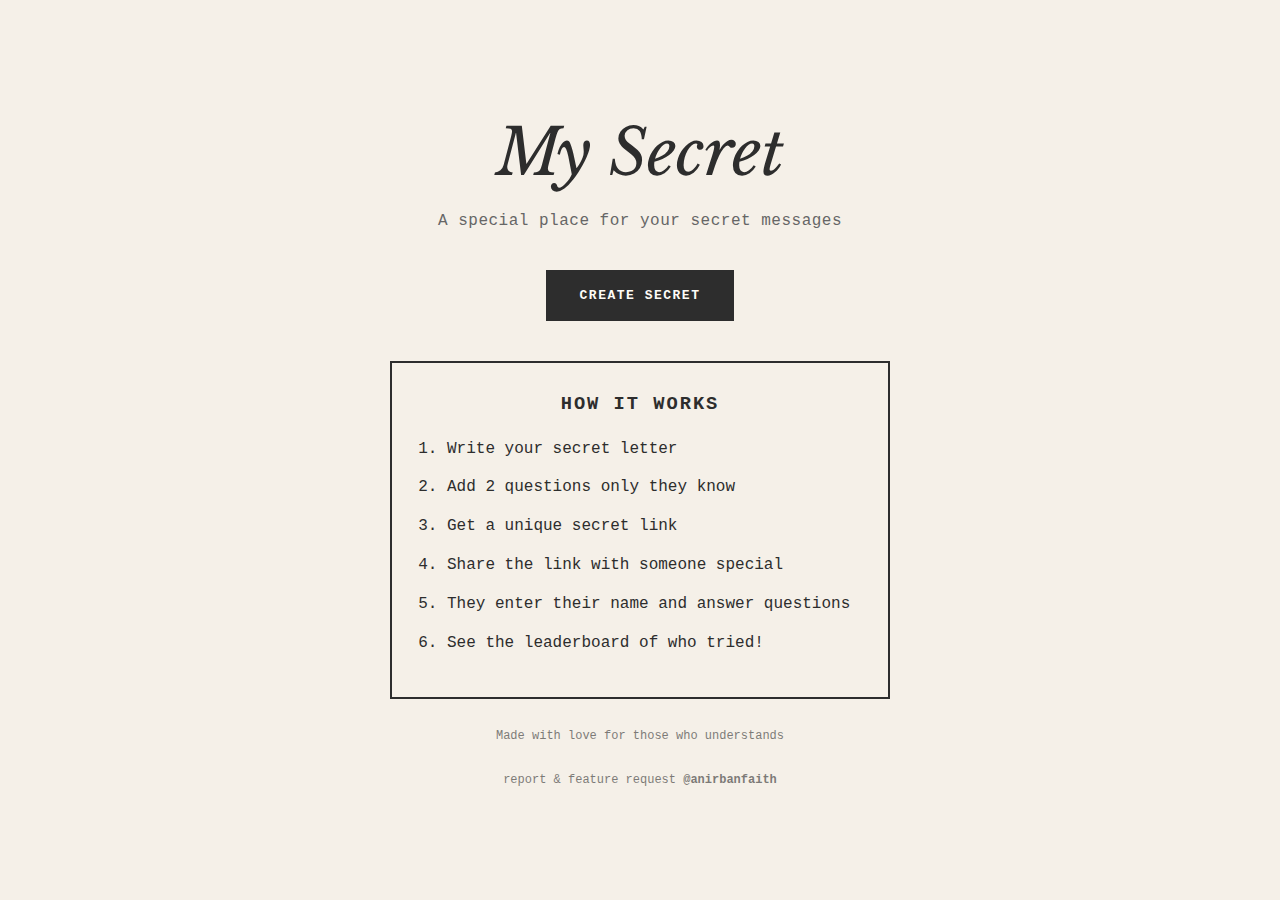
<file: static/index.html>
<!DOCTYPE html>
<html lang="en">
<head>
    <meta charset="UTF-8">
    <meta name="viewport" content="width=device-width, initial-scale=1.0">
    <title>My Secret</title>
    <link rel="stylesheet" href="/static/style.css">
</head>
<body>
    <div class="container">
        <div class="logo-text">My Secret</div>

        <p class="subtitle">A special place for your secret messages</p>

        <div class="btn-group">
            <a href="/create" class="btn">Create Secret</a>
        </div>

        <div class="info-box">
            <h3>How it works</h3>
            <ol>
                <li>Write your secret letter</li>
                <li>Add 2 questions only they know</li>
                <li>Get a unique secret link</li>
                <li>Share the link with someone special</li>
                <li>They enter their name and answer questions</li>
                <li>See the leaderboard of who tried!</li>
            </ol>
        </div>

        <div style="text-align: center; margin-top: 30px; font-size: 12px; opacity: 0.6;">
            <p>Made with love for those who understands</p>
        </div>

        <div style="text-align: center; margin-top: 30px; font-size: 12px; opacity: 0.6;">
            <p>report & feature request <strong><a href="https://x.com/anirban_faith">@anirbanfaith</a></strong></p>
        </div>
    </div>
</body>
</html>
</file>
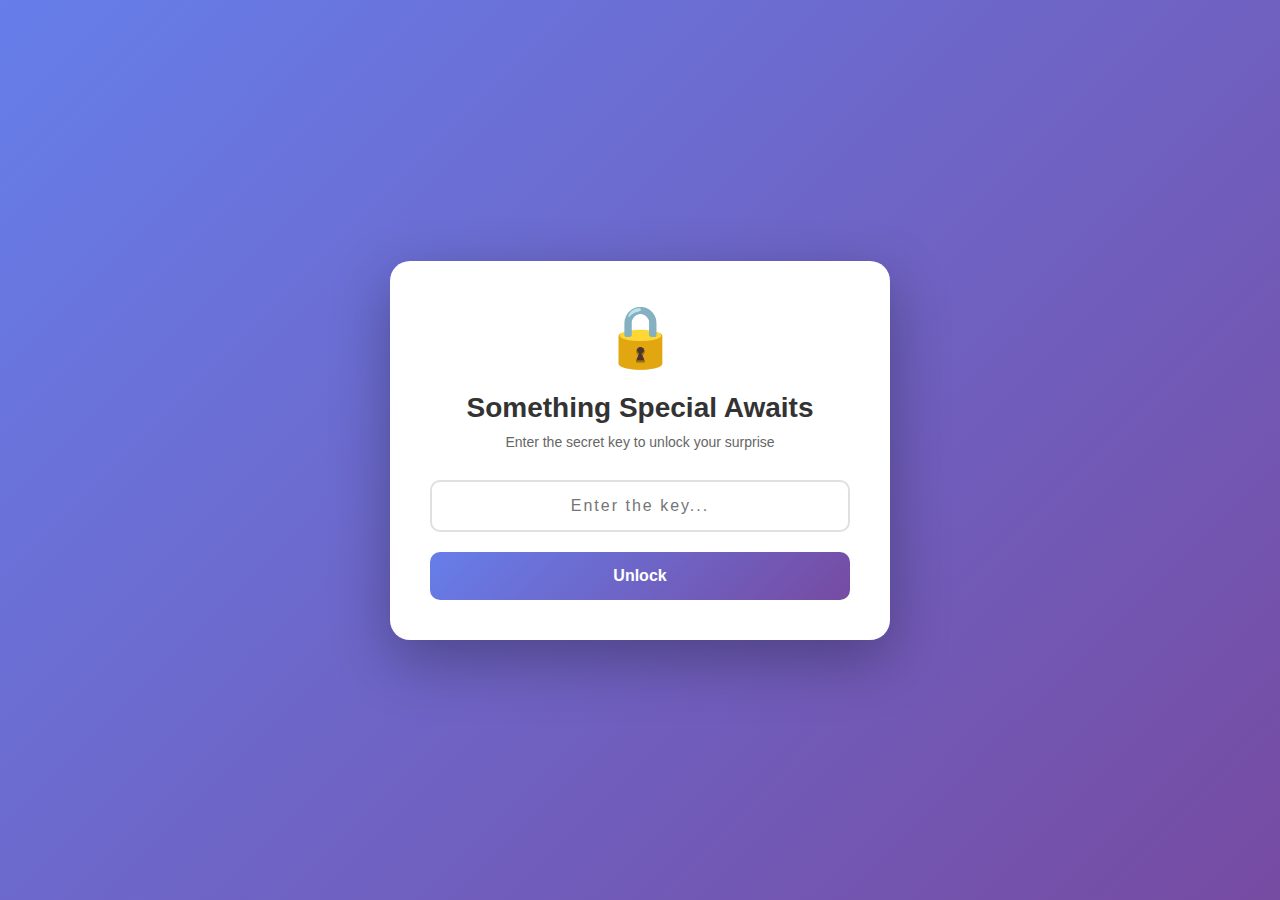
<file: static/anniversary.html>
<!DOCTYPE html>
<html lang="en">
<head>
    <meta charset="UTF-8">
    <meta name="viewport" content="width=device-width, initial-scale=1.0">
    <title>For You ❤️</title>
    <style>
        * {
            margin: 0;
            padding: 0;
            box-sizing: border-box;
        }

        body {
            font-family: 'Segoe UI', Tahoma, Geneva, Verdana, sans-serif;
            background: linear-gradient(135deg, #667eea 0%, #764ba2 100%);
            min-height: 100vh;
            display: flex;
            justify-content: center;
            align-items: center;
            padding: 20px;
        }

        .container {
            background: white;
            border-radius: 20px;
            padding: 40px;
            max-width: 500px;
            width: 100%;
            box-shadow: 0 20px 60px rgba(0, 0, 0, 0.3);
            text-align: center;
        }

        .lock-icon {
            font-size: 60px;
            margin-bottom: 20px;
            animation: pulse 2s ease-in-out infinite;
        }

        @keyframes pulse {
            0%, 100% { transform: scale(1); }
            50% { transform: scale(1.1); }
        }

        h1 {
            color: #333;
            margin-bottom: 10px;
            font-size: 28px;
        }

        .subtitle {
            color: #666;
            margin-bottom: 30px;
            font-size: 14px;
        }

        .input-group {
            margin-bottom: 20px;
        }

        input[type="text"] {
            width: 100%;
            padding: 15px;
            border: 2px solid #e0e0e0;
            border-radius: 10px;
            font-size: 16px;
            text-align: center;
            transition: all 0.3s ease;
            letter-spacing: 2px;
        }

        input[type="text"]:focus {
            outline: none;
            border-color: #667eea;
            box-shadow: 0 0 0 3px rgba(102, 126, 234, 0.1);
        }

        button {
            width: 100%;
            padding: 15px;
            background: linear-gradient(135deg, #667eea 0%, #764ba2 100%);
            color: white;
            border: none;
            border-radius: 10px;
            font-size: 16px;
            font-weight: 600;
            cursor: pointer;
            transition: transform 0.2s ease, box-shadow 0.2s ease;
        }

        button:hover {
            transform: translateY(-2px);
            box-shadow: 0 10px 20px rgba(102, 126, 234, 0.3);
        }

        button:active {
            transform: translateY(0);
        }

        .error-message {
            color: #e74c3c;
            font-size: 14px;
            margin-top: 10px;
            display: none;
        }

        .error-message.show {
            display: block;
            animation: shake 0.5s ease;
        }

        @keyframes shake {
            0%, 100% { transform: translateX(0); }
            25% { transform: translateX(-10px); }
            75% { transform: translateX(10px); }
        }

        .success-content {
            display: none;
            animation: fadeIn 1s ease;
        }

        .success-content.show {
            display: block;
        }

        @keyframes fadeIn {
            from { opacity: 0; transform: translateY(20px); }
            to { opacity: 1; transform: translateY(0); }
        }

        .heart {
            font-size: 80px;
            margin-bottom: 20px;
            animation: heartbeat 1.5s ease infinite;
        }

        @keyframes heartbeat {
            0%, 100% { transform: scale(1); }
            10%, 30% { transform: scale(0.9); }
            20%, 40% { transform: scale(1.1); }
        }

        .message {
            color: #333;
            font-size: 18px;
            line-height: 1.8;
            margin-top: 20px;
        }

        .signature {
            margin-top: 30px;
            font-style: italic;
            color: #666;
        }

        .lock-content {
            display: block;
        }

        .lock-content.hide {
            display: none;
        }
    </style>
</head>
<body>
    <div class="container">
        <!-- Lock Screen -->
        <div class="lock-content" id="lockContent">
            <div class="lock-icon">🔒</div>
            <h1>Something Special Awaits</h1>
            <p class="subtitle">Enter the secret key to unlock your surprise</p>
            
            <div class="input-group">
                <input 
                    type="text" 
                    id="secretKey" 
                    placeholder="Enter the key..."
                    autocomplete="off"
                >
            </div>
            
            <button onclick="checkKey()">Unlock</button>
            
            <div class="error-message" id="errorMessage">
                ❌ Incorrect key. Try again!
            </div>
        </div>

        <!-- Success Content (Hidden initially) -->
        <div class="success-content" id="successContent">
            <div class="heart">❤️</div>
            <h1>Happy Anniversary, My Love!</h1>
            
            <div class="message">
                <p>To the most amazing person in my life,</p>
                <br>
                <p>Every moment with you feels like a beautiful dream. Thank you for filling my days with laughter, love, and endless joy.</p>
                <br>
                <p>Here's to many more adventures together! 🌟</p>
            </div>
            
            <div class="signature">
                <p>Forever yours,</p>
                <p>💕</p>
            </div>
        </div>
    </div>

    <script>
        // Set your secret key here
        const SECRET_KEY = "YourKey123!";  // CHANGE THIS to your desired key

        function checkKey() {
            const input = document.getElementById('secretKey');
            const errorMessage = document.getElementById('errorMessage');
            const lockContent = document.getElementById('lockContent');
            const successContent = document.getElementById('successContent');

            if (input.value === SECRET_KEY) {
                // Correct key
                errorMessage.classList.remove('show');
                lockContent.classList.add('hide');
                successContent.classList.add('show');
                
                // Optional: Add confetti or celebration effect
                celebrate();
            } else {
                // Wrong key
                errorMessage.classList.add('show');
                input.value = '';
                input.focus();
                
                // Remove error message after 2 seconds
                setTimeout(() => {
                    errorMessage.classList.remove('show');
                }, 2000);
            }
        }

        // Allow Enter key to submit
        document.getElementById('secretKey').addEventListener('keypress', function(e) {
            if (e.key === 'Enter') {
                checkKey();
            }
        });

        // Simple celebration function
        function celebrate() {
            // You can add confetti library here if you want
            console.log('🎉 Key unlocked! 🎉');
        }
    </script>
</body>
</html>
</file>
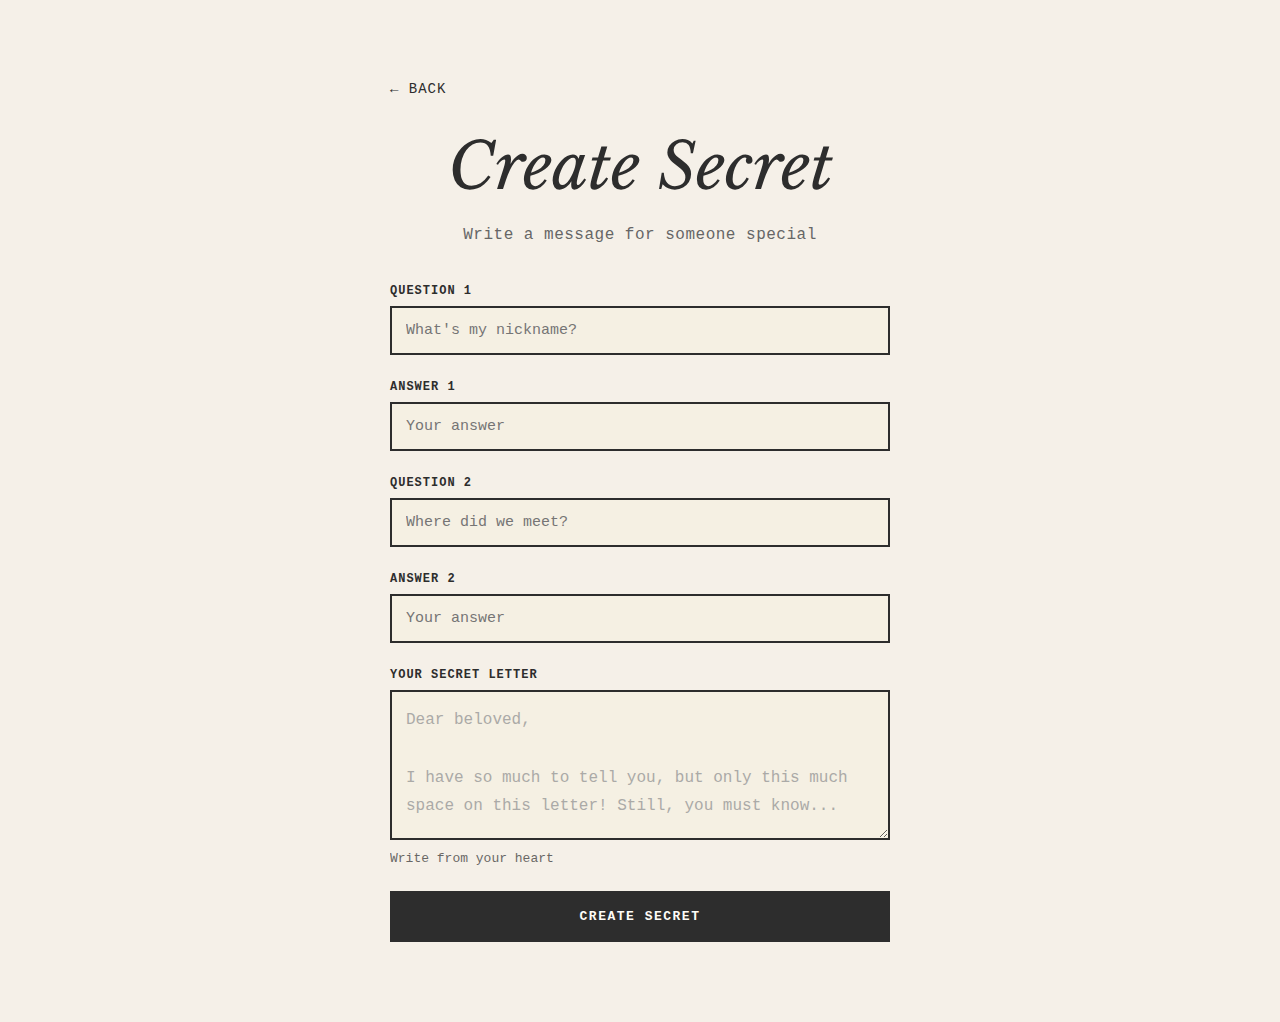
<file: static/create.html>
<!DOCTYPE html>
<html lang="en">
<head>
    <meta charset="UTF-8">
    <meta name="viewport" content="width=device-width, initial-scale=1">
    <title>Create Secret</title>
    <link rel="stylesheet" href="/static/style.css">
    <link rel="icon" href="/favicon.ico" type="image/x-icon">
</head>
<body>
    <div class="container">
        <a href="/" class="back-link">← Back</a>

        <div class="logo-text">Create Secret</div>

        <p class="subtitle">Write a message for someone special</p>

        <div id="alertBox"></div>

        <form id="createForm">
            <div class="form-group">
                <label for="question1">Question 1</label>
                <input type="text" id="question1" placeholder="What's my nickname?" required>
            </div>

            <div class="form-group">
                <label for="answer1">Answer 1</label>
                <input type="text" id="answer1" placeholder="Your answer" required>
            </div>

            <div class="form-group">
                <label for="question2">Question 2</label>
                <input type="text" id="question2" placeholder="Where did we meet?" required>
            </div>

            <div class="form-group">
                <label for="answer2">Answer 2</label>
                <input type="text" id="answer2" placeholder="Your answer" required>
            </div>

            <div class="form-group">
                <label for="letter">Your Secret Letter</label>
                <textarea id="letter" placeholder="Dear beloved,
                
I have so much to tell you, but only this much space on this letter! Still, you must know..." required></textarea>
                <div class="help-text">Write from your heart</div>
            </div>

            <button type="submit" class="btn" style="width: 100%;">
                <span id="submitText">Create Secret</span>
                <span id="submitLoading" class="loading hidden"></span>
            </button>
        </form>

        <!-- Success Modal -->
        <div id="successModal" class="hidden">
            <div class="vault-box">
                <h2>Secret Created!</h2>
                <p style="margin: 20px 0;">Share this link with your special someone:</p>
                <div class="vault-id" id="vaultUrlDisplay"></div>
                <button onclick="copyVaultUrl()" class="btn" style="margin-top: 20px;">Copy Link</button>
                <div style="margin-top: 20px;">
                    <a href="/" class="btn btn-outline">Home</a>
                    <a id="testLink" href="#" class="btn" style="margin-left: 10px;">Test It</a>
                </div>
            </div>
        </div>
    </div>

    <script>
        const form = document.getElementById('createForm');
        let createdVaultUrl = '';

        form.addEventListener('submit', async function(e) {
            e.preventDefault();

            const submitBtn = document.querySelector('button[type="submit"]');
            document.getElementById('submitText').classList.add('hidden');
            document.getElementById('submitLoading').classList.remove('hidden');
            submitBtn.disabled = true;

            const data = {
                question1: document.getElementById('question1').value,
                answer1: document.getElementById('answer1').value,
                question2: document.getElementById('question2').value,
                answer2: document.getElementById('answer2').value,
                letter: document.getElementById('letter').value
            };

            try {
                const response = await fetch('/api/create', {
                    method: 'POST',
                    headers: { 'Content-Type': 'application/json' },
                    body: JSON.stringify(data)
                });

                const result = await response.json();
                console.log('API Response:', result); // Debug log

                if (response.ok && result.vault_url) {
                    createdVaultUrl = result.vault_url;
                    document.getElementById('vaultUrlDisplay').textContent = result.vault_url;
                    document.getElementById('testLink').href = result.vault_url;
                    
                    // Hide form and show success
                    document.getElementById('createForm').style.display = 'none';
                    document.getElementById('successModal').classList.remove('hidden');
                    document.getElementById('successModal').style.display = 'block';
                } else {
                    showAlert('Failed to create secret', 'error');
                    submitBtn.disabled = false;
                }
            } catch (error) {
                console.error('Error:', error);
                showAlert('Network error: ' + error.message, 'error');
                submitBtn.disabled = false;
            } finally {
                document.getElementById('submitText').classList.remove('hidden');
                document.getElementById('submitLoading').classList.add('hidden');
            }
        });

        function showAlert(message, type) {
            const alertBox = document.getElementById('alertBox');
            alertBox.innerHTML = `<div class="alert alert-${type}">${message}</div>`;
            setTimeout(() => alertBox.innerHTML = '', 5000);
        }

            
        function copyVaultUrl() {
            navigator.clipboard.writeText(createdVaultUrl).then(() => {
                showAlert('Link copied to clipboard!', 'success');
            });
        }
    </script>
</body>
</html>
</file>
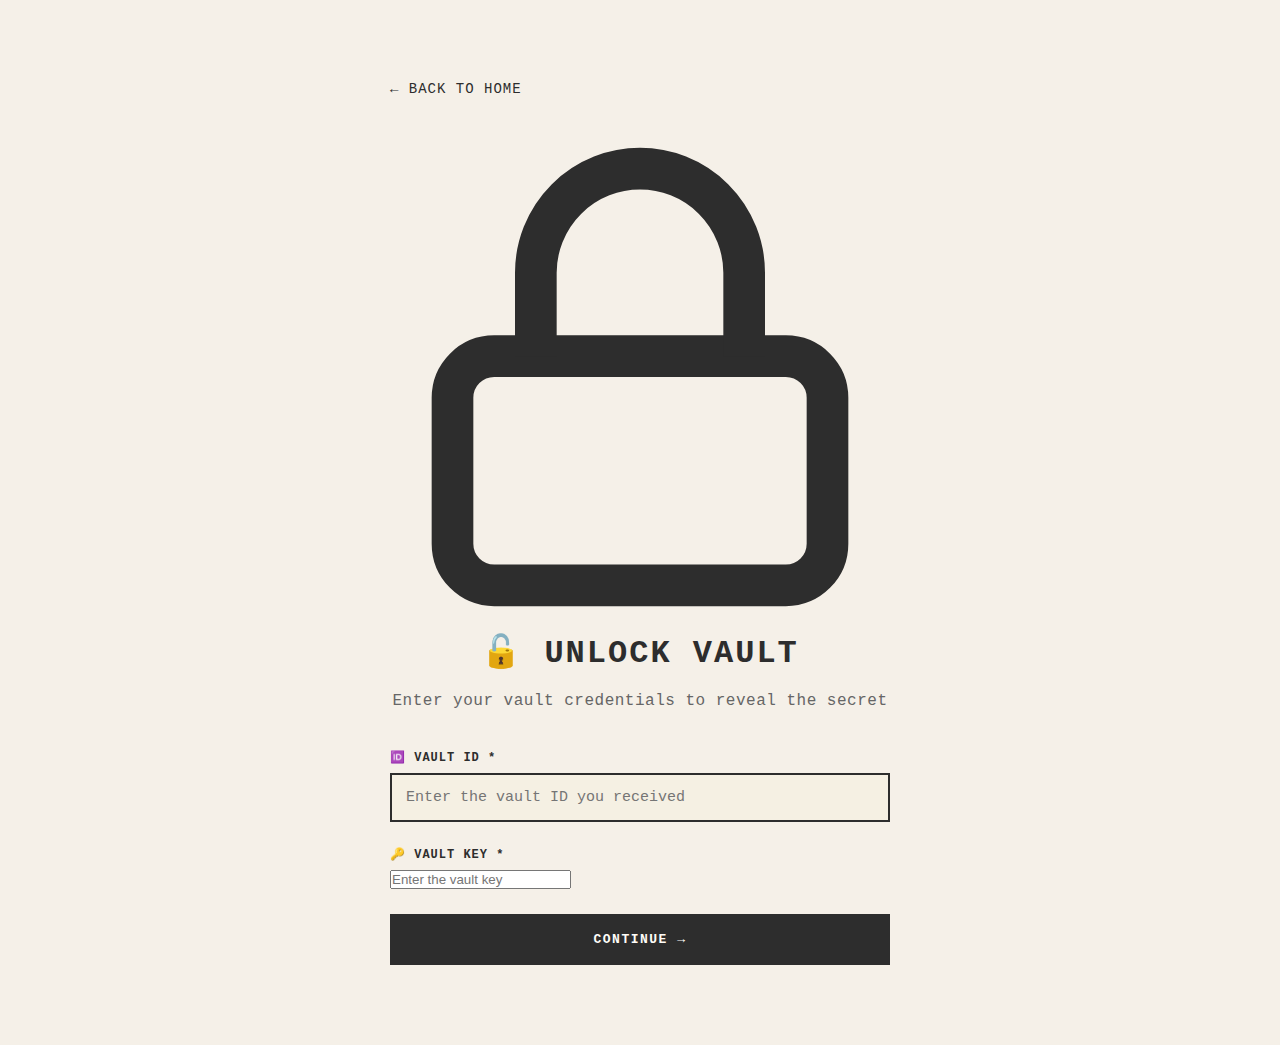
<file: static/unlock.html>
<!DOCTYPE html>
<html lang="en">
<head>
    <meta charset="UTF-8">
    <meta name="viewport" content="width=device-width, initial-scale=1.0">
    <title>Unlock Secret Vault</title>
    <link rel="stylesheet" href="style.css">
</head>
<body>
    <div class="container">
        <a href="index.html" class="back-link">← Back to Home</a>

        <div class="logo">
            <svg xmlns="http://www.w3.org/2000/svg" viewBox="0 0 24 24" fill="none" stroke="currentColor" stroke-width="2">
                <rect x="3" y="11" width="18" height="11" rx="2" ry="2"></rect>
                <path d="M7 11V7a5 5 0 0 1 10 0v4"></path>
            </svg>
        </div>

        <h1>🔓 Unlock Vault</h1>
        <p class="subtitle">Enter your vault credentials to reveal the secret</p>

        <div id="alertBox"></div>

        <!-- Step 1: Verify Vault Key -->
        <div id="keyVerificationStep">
            <form id="keyVerifyForm">
                <div class="form-group">
                    <label for="vaultId">🆔 Vault ID *</label>
                    <input type="text" id="vaultId" placeholder="Enter the vault ID you received" required>
                </div>

                <div class="form-group">
                    <label for="vaultKeyVerify">🔑 Vault Key *</label>
                    <input type="password" id="vaultKeyVerify" placeholder="Enter the vault key" required>
                </div>

                <button type="submit" class="btn btn-primary" style="width: 100%;">
                    <span id="verifyText">Continue →</span>
                    <span id="verifyLoading" class="loading hidden"></span>
                </button>
            </form>
        </div>

        <!-- Step 2: Answer Security Questions -->
        <div id="questionsStep" class="hidden">
            <div class="vault-box">
                <div class="locked-icon">🔒</div>
                <h3>Vault is Locked</h3>
                <div class="vault-status">
                    <div class="status-item">
                        <div class="status-label">Current Score</div>
                        <div class="status-value" id="currentScore">100</div>
                    </div>
                    <div class="status-item">
                        <div class="status-label">Attempts Left</div>
                        <div class="status-value" id="attemptsLeft">10</div>
                    </div>
                </div>
            </div>

            <div class="alert alert-info">
                ⚠️ <strong>Important:</strong> Each wrong answer deducts 10 points from your score. Answer carefully!
            </div>

            <form id="unlockForm">
                <div class="form-group">
                    <label id="question1Label"></label>
                    <input type="text" id="answer1" required autocomplete="off">
                </div>

                <div class="form-group">
                    <label id="question2Label"></label>
                    <input type="text" id="answer2" required autocomplete="off">
                </div>

                <button type="submit" class="btn btn-success" style="width: 100%;">
                    <span id="unlockText">🎁 Unlock Vault</span>
                    <span id="unlockLoading" class="loading hidden"></span>
                </button>
            </form>

            <div style="text-align: center; margin-top: 20px;">
                <button onclick="resetToStart()" class="btn btn-secondary" style="background: #94a3b8;">
                    ← Try Different Vault
                </button>
            </div>
        </div>

        <!-- Step 3: Success - Show Letter -->
        <div id="successStep" class="hidden">
            <div class="vault-box celebrate">
                <div class="unlocked-icon">🎉</div>
                <h2 style="margin-bottom: 10px;">Vault Unlocked!</h2>
                <p>You've successfully unlocked the secret vault!</p>
            </div>

            <div class="score-display">
                <div class="score-circle" id="finalScore">100</div>
                <p style="margin-top: 15px; color: #64748b;">Your Final Score</p>
            </div>

            <div class="letter-content" id="letterContent"></div>

            <div style="text-align: center; margin-top: 30px;">
                <button onclick="deleteVault()" class="btn btn-danger">
                    🗑️ Delete This Vault
                </button>
                <a href="index.html" class="btn btn-primary" style="margin-left: 10px;">
                    🏠 Back to Home
                </a>
            </div>
        </div>
    </div>

    <script>
        let currentVaultId = '';
        let currentVaultKey = '';

        // Prevent right-click and copy-paste on answer fields
        document.addEventListener('DOMContentLoaded', function() {
            const answerFields = ['answer1', 'answer2'];
            answerFields.forEach(fieldId => {
                const field = document.getElementById(fieldId);
                if (field) {
                    field.addEventListener('contextmenu', e => e.preventDefault());
                    field.addEventListener('copy', e => e.preventDefault());
                    field.addEventListener('paste', e => e.preventDefault());
                }
            });
        });

        // Prevent console cheating attempts
        const original = console.log;
        console.log = function() {
            // Still log but don't expose sensitive data
            if (arguments[0] && typeof arguments[0] === 'object') {
                if (arguments[0].letter || arguments[0].answer1_hash) {
                    return;
                }
            }
            original.apply(console, arguments);
        };

        document.getElementById('keyVerifyForm').addEventListener('submit', async function(e) {
            e.preventDefault();

            currentVaultId = document.getElementById('vaultId').value.trim();
            currentVaultKey = document.getElementById('vaultKeyVerify').value;

            document.getElementById('verifyText').classList.add('hidden');
            document.getElementById('verifyLoading').classList.remove('hidden');

            try {
                const response = await fetch('/api/verify-key', {
                    method: 'POST',
                    headers: {
                        'Content-Type': 'application/json',
                    },
                    body: JSON.stringify({
                        vault_id: currentVaultId,
                        vault_key: currentVaultKey
                    })
                });

                const result = await response.json();

                if (response.ok) {
                    // Load questions
                    document.getElementById('question1Label').textContent = result.question1;
                    document.getElementById('question2Label').textContent = result.question2;
                    
                    // Load vault status
                    await loadVaultStatus();
                    
                    // Show questions step
                    document.getElementById('keyVerificationStep').classList.add('hidden');
                    document.getElementById('questionsStep').classList.remove('hidden');
                } else {
                    showAlert(result.error || 'Invalid vault ID or key', 'error');
                }
            } catch (error) {
                showAlert('Network error. Please try again.', 'error');
            } finally {
                document.getElementById('verifyText').classList.remove('hidden');
                document.getElementById('verifyLoading').classList.add('hidden');
            }
        });

        async function loadVaultStatus() {
            try {
                const response = await fetch(`/api/status?id=${currentVaultId}`);
                const status = await response.json();
                
                document.getElementById('currentScore').textContent = status.score;
                document.getElementById('attemptsLeft').textContent = status.attempts_left;

                // If already unlocked, show the letter
                if (!status.is_locked) {
                    await unlockSuccess(status.score);
                }
            } catch (error) {
                console.error('Failed to load status:', error);
            }
        }

        document.getElementById('unlockForm').addEventListener('submit', async function(e) {
            e.preventDefault();

            document.getElementById('unlockText').classList.add('hidden');
            document.getElementById('unlockLoading').classList.remove('hidden');

            const data = {
                vault_id: currentVaultId,
                vault_key: currentVaultKey,
                answer1: document.getElementById('answer1').value,
                answer2: document.getElementById('answer2').value
            };

            try {
                const response = await fetch('/api/unlock', {
                    method: 'POST',
                    headers: {
                        'Content-Type': 'application/json',
                    },
                    body: JSON.stringify(data)
                });

                const result = await response.json();

                if (response.ok && result.success) {
                    // Success!
                    await unlockSuccess(result.score, result.letter);
                } else {
                    // Wrong answer
                    showAlert(result.message || 'Incorrect answers. Try again!', 'error');
                    
                    // Update score and attempts
                    if (result.score !== undefined) {
                        document.getElementById('currentScore').textContent = result.score;
                        document.getElementById('attemptsLeft').textContent = result.attempts_left;
                    }

                    // Clear answers
                    document.getElementById('answer1').value = '';
                    document.getElementById('answer2').value = '';
                }
            } catch (error) {
                showAlert('Network error. Please try again.', 'error');
            } finally {
                document.getElementById('unlockText').classList.remove('hidden');
                document.getElementById('unlockLoading').classList.add('hidden');
            }
        });

        async function unlockSuccess(score, letter) {
            if (!letter) {
                // Need to fetch the letter
                const response = await fetch('/api/unlock', {
                    method: 'POST',
                    headers: {
                        'Content-Type': 'application/json',
                    },
                    body: JSON.stringify({
                        vault_id: currentVaultId,
                        vault_key: currentVaultKey,
                        answer1: '',
                        answer2: ''
                    })
                });
                const result = await response.json();
                letter = result.letter;
            }

            document.getElementById('finalScore').textContent = score;
            document.getElementById('letterContent').textContent = letter;
            
            document.getElementById('questionsStep').classList.add('hidden');
            document.getElementById('successStep').classList.remove('hidden');
        }

        async function deleteVault() {
            if (!confirm('Are you sure you want to delete this vault? This action cannot be undone!')) {
                return;
            }

            try {
                const response = await fetch('/api/delete', {
                    method: 'POST',
                    headers: {
                        'Content-Type': 'application/json',
                    },
                    body: JSON.stringify({
                        vault_id: currentVaultId,
                        vault_key: currentVaultKey
                    })
                });

                if (response.ok) {
                    showAlert('Vault deleted successfully!', 'success');
                    setTimeout(() => {
                        window.location.href = 'index.html';
                    }, 2000);
                } else {
                    showAlert('Failed to delete vault', 'error');
                }
            } catch (error) {
                showAlert('Network error', 'error');
            }
        }

        function resetToStart() {
            document.getElementById('questionsStep').classList.add('hidden');
            document.getElementById('keyVerificationStep').classList.remove('hidden');
            document.getElementById('answer1').value = '';
            document.getElementById('answer2').value = '';
        }

        function showAlert(message, type) {
            const alertBox = document.getElementById('alertBox');
            alertBox.innerHTML = `<div class="alert alert-${type}">${message}</div>`;
            setTimeout(() => {
                alertBox.innerHTML = '';
            }, 5000);
        }
    </script>
</body>
</html>
</file>
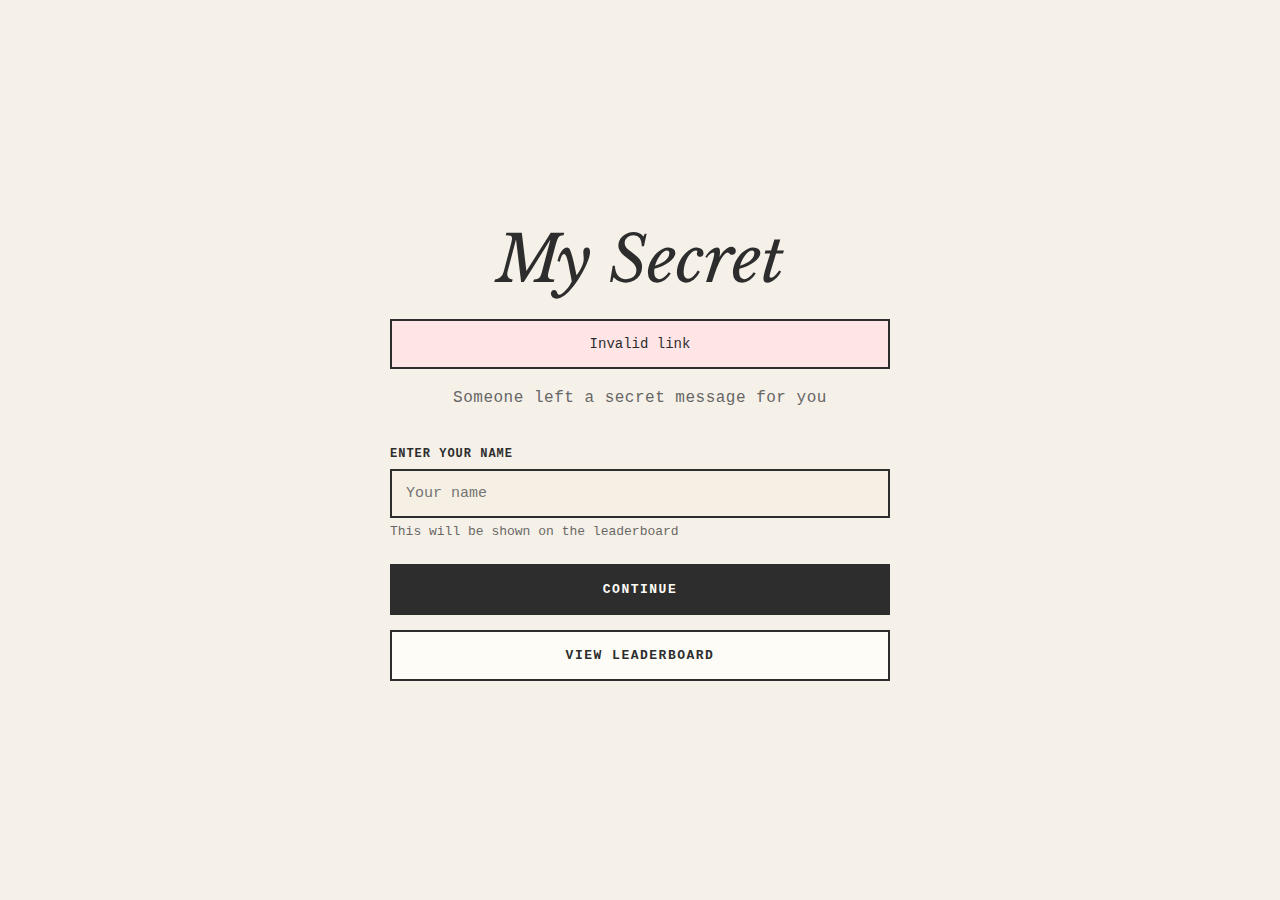
<file: static/vault.html>
<!DOCTYPE html>
<html lang="en">
<head>
    <meta charset="UTF-8">
    <meta name="viewport" content="width=device-width, initial-scale=1">
    <title>Secret Vault</title>
    <link rel="stylesheet" href="/static/style.css">
    <link rel="icon" type="image/x-icon" href="/favicon.ico">
</head>
<body>
    <div class="container">
        <div class="logo-text"><a href="https://mysecret.up.railway.app/">My Secret</a></div>

        <div id="alertBox"></div>

        <!-- Step 1: Enter Name -->
        <div id="nameStep">
            <p class="subtitle">Someone left a secret message for you</p>
            <form id="nameForm">
                <div class="form-group">
                    <label for="userName">Enter Your Name</label>
                    <input type="text" id="userName" placeholder="Your name" required>
                    <div class="help-text">This will be shown on the leaderboard</div>
                </div>
                <button type="submit" class="btn" style="width: 100%;">Continue</button>
            </form>
            
            <button onclick="showLeaderboard()" class="btn btn-outline" style="width: 100%; margin-top: 15px;">
                View Leaderboard
            </button>
        </div>

        <!-- Step 2: Answer Questions -->
        <div id="questionsStep" class="hidden">
            <p class="subtitle">Answer these questions to unlock</p>
            
            <div class="vault-box-small">
                <div class="status-compact">
                    <span id="displayName"></span> • <span id="attemptsLeft">5</span> tries left
                </div>
            </div>

            <form id="unlockForm">
                <div class="form-group">
                    <label id="question1Label"></label>
                    <input type="text" id="answer1" placeholder="Your answer" required autocomplete="off">
                </div>

                <div class="form-group">
                    <label id="question2Label"></label>
                    <input type="text" id="answer2" placeholder="Your answer" required autocomplete="off">
                </div>

                <button type="submit" class="btn" style="width: 100%;">
                    <span id="unlockText">Unlock Secret</span>
                    <span id="unlockLoading" class="loading hidden"></span>
                </button>
            </form>
        </div>

        <!-- Step 3: Success -->
        <div id="successStep" class="hidden">
            <div class="vault-box">
                <h2>Unlocked!</h2>
            </div>

            <div class="score-display">
                <div class="score-circle" id="finalScore">100</div>
                <p style="margin-top: 15px; text-transform: uppercase; font-size: 12px; letter-spacing: 1px;">Your Score</p>
            </div>

            <div class="letter-content" id="letterContent"></div>

            <div style="display: flex; gap: 10px; margin-top: 20px;">
                <a href="/" class="btn btn-outline" style="flex: 1; text-align: center;">Home</a>
                <button onclick="showLeaderboard()" class="btn" style="flex: 1;">Leaderboard</button>
            </div>
        </div>

        <!-- Step 4: Failed -->
        <div id="failedStep" class="hidden">
            <div class="broken-hearts">💔 💔 💔<br>💔 💔 💔</div>
            <h2>Out of Tries</h2>
            <p style="text-align: center; margin: 20px 0;">You've used all 5 attempts</p>
            
            <button onclick="tryAgain()" class="btn btn-outline" style="width: 100%;">Try Different Name</button>
            <button onclick="showLeaderboard()" class="btn" style="width: 100%; margin-top: 15px;">Leaderboard</button>
        </div>

        <!-- Leaderboard -->
        <div id="leaderboardStep" class="hidden">
            <h2>Leaderboard</h2>
            <div id="leaderboardContent"></div>
            <button onclick="goBack()" class="btn" style="width: 100%; margin-top: 20px;">Back</button>
        </div>
    </div>

    <script>
        const vaultId = window.location.pathname.split('/v/')[1];
        let currentName = '';

        if (!vaultId) {
            document.getElementById('alertBox').innerHTML = '<div class="alert alert-error">Invalid link</div>';
        } else {
            loadVaultData();
        }

        async function loadVaultData() {
            try {
                const response = await fetch(`/api/vault/${vaultId}`);
                const vault = await response.json();
                
                if (!response.ok) {
                    showAlert('Secret not found', 'error');
                    return;
                }

                document.getElementById('question1Label').textContent = vault.question1;
                document.getElementById('question2Label').textContent = vault.question2;
            } catch (error) {
                showAlert('Failed to load secret', 'error');
            }
        }

        document.getElementById('nameForm').addEventListener('submit', async function(e) {
            e.preventDefault();
            currentName = document.getElementById('userName').value.trim();
            
            if (!currentName) {
                showAlert('Please enter your name', 'error');
                return;
            }

            try {
                const response = await fetch(`/api/check-attempts?vault_id=${vaultId}&name=${encodeURIComponent(currentName)}`);
                const data = await response.json();
                
                if (!data.can_try) {
                    document.getElementById('nameStep').classList.add('hidden');
                    document.getElementById('failedStep').classList.remove('hidden');
                    return;
                }

                document.getElementById('displayName').textContent = currentName;
                document.getElementById('attemptsLeft').textContent = data.attempts_left;
                document.getElementById('nameStep').classList.add('hidden');
                document.getElementById('questionsStep').classList.remove('hidden');
            } catch (error) {
                showAlert('Network error', 'error');
            }
        });

        document.getElementById('unlockForm').addEventListener('submit', async function(e) {
            e.preventDefault();

            document.getElementById('unlockText').classList.add('hidden');
            document.getElementById('unlockLoading').classList.remove('hidden');

            const data = {
                vault_id: vaultId,
                name: currentName,
                answer1: document.getElementById('answer1').value,
                answer2: document.getElementById('answer2').value
            };

            try {
                const response = await fetch('/api/unlock', {
                    method: 'POST',
                    headers: { 'Content-Type': 'application/json' },
                    body: JSON.stringify(data)
                });

                const result = await response.json();

                if (result.success) {
                    document.getElementById('finalScore').textContent = result.score;
                    document.getElementById('letterContent').textContent = result.letter;
                    document.getElementById('questionsStep').classList.add('hidden');
                    document.getElementById('successStep').classList.remove('hidden');
                } else if (result.max_reached) {
                    document.getElementById('questionsStep').classList.add('hidden');
                    document.getElementById('failedStep').classList.remove('hidden');
                } else {
                    showAlert(`Wrong answer! ${result.attempts_left} tries left`, 'error');
                    document.getElementById('attemptsLeft').textContent = result.attempts_left;
                    document.getElementById('answer1').value = '';
                    document.getElementById('answer2').value = '';
                }
            } catch (error) {
                showAlert('Network error', 'error');
            } finally {
                document.getElementById('unlockText').classList.remove('hidden');
                document.getElementById('unlockLoading').classList.add('hidden');
            }
        });

        async function showLeaderboard() {
            try {
                const response = await fetch(`/api/leaderboard?vault_id=${vaultId}`);
                const attempts = await response.json();

                const bestScores = {};
                attempts.forEach(attempt => {
                    if (!bestScores[attempt.name] || 
                        (attempt.success && attempt.score > (bestScores[attempt.name].score || 0)) ||
                        (!bestScores[attempt.name].success && attempt.success)) {
                        bestScores[attempt.name] = attempt;
                    }
                });

                const leaderboard = Object.values(bestScores).sort((a, b) => {
                    if (a.success !== b.success) return b.success - a.success;
                    if (a.success) return b.score - a.score;
                    return 0;
                });

                let html = '<div class="leaderboard">';
                
                if (leaderboard.length === 0) {
                    html += '<div style="padding: 20px; text-align: center; opacity: 0.5;">No attempts yet</div>';
                } else {
                    leaderboard.forEach((attempt, index) => {
                        const icon = attempt.success ? '✓' : '✗';
                        const rank = index + 1;
                        html += `
                            <div class="leaderboard-item">
                                <span class="rank">${rank}.</span>
                                <span class="name">${icon} ${attempt.name}</span>
                                <span class="score">${attempt.success ? attempt.score + ' pts' : 'Failed'}</span>
                            </div>
                        `;
                    });
                }
                
                html += '</div>';
                document.getElementById('leaderboardContent').innerHTML = html;

                document.getElementById('nameStep').classList.add('hidden');
                document.getElementById('questionsStep').classList.add('hidden');
                document.getElementById('successStep').classList.add('hidden');
                document.getElementById('failedStep').classList.add('hidden');
                document.getElementById('leaderboardStep').classList.remove('hidden');
            } catch (error) {
                showAlert('Failed to load leaderboard', 'error');
            }
        }

        function tryAgain() {
            document.getElementById('userName').value = '';
            document.getElementById('answer1').value = '';
            document.getElementById('answer2').value = '';
            document.getElementById('failedStep').classList.add('hidden');
            document.getElementById('nameStep').classList.remove('hidden');
        }

        function goBack() {
            document.getElementById('leaderboardStep').classList.add('hidden');
            
            // Check if they came from success or from initial screen
            if (document.getElementById('successStep').classList.contains('hidden')) {
                // Came from initial screen, go back there
                document.getElementById('nameStep').classList.remove('hidden');
            } else {
                // Came from success, go back to success
                document.getElementById('successStep').classList.remove('hidden');
            }
        }

        function showAlert(message, type) {
            const alertBox = document.getElementById('alertBox');
            alertBox.innerHTML = `<div class="alert alert-${type}">${message}</div>`;
            setTimeout(() => alertBox.innerHTML = '', 5000);
        }

        // Prevent copy-paste
        ['answer1', 'answer2'].forEach(id => {
            const field = document.getElementById(id);
            if (field) {
                field.addEventListener('contextmenu', e => e.preventDefault());
                field.addEventListener('copy', e => e.preventDefault());
                field.addEventListener('paste', e => e.preventDefault());
            }
        });
    </script>
</body>
</html>
</file>
<file: static/style.css>
@import url('https://fonts.googleapis.com/css2?family=Libre+Baskerville:ital,wght@0,400;0,700;1,400&display=swap');

* {
    margin: 0;
    padding: 0;
    box-sizing: border-box;
}

body {
    font-family: 'Courier New', monospace;
    background: #f5f0e8;
    min-height: 100vh;
    display: flex;
    align-items: center;
    justify-content: center;
    padding: 20px;
    color: #2d2d2d;
}

.container {
    background: #f5f0e8;
    padding: 60px 50px;
    max-width: 600px;
    width: 100%;
}

.logo-text {
    font-family: 'Libre Baskerville', serif;
    font-size: clamp(2.5rem, 8vw, 4rem);
    font-style: italic;
    color: #2d2d2d;
    margin-bottom: 20px;
    text-align: center;
    display: flex;
    align-items: center;
    justify-content: center;
    gap: 15px;
    flex-wrap: wrap;
}

.logo-text a {
    color: inherit;
    text-decoration: none;
}

h1, h2, h3 {
    font-family: 'Courier New', monospace;
    text-transform: uppercase;
    letter-spacing: 2px;
    text-align: center;
    margin-bottom: 20px;
    font-weight: 700;
}

.subtitle {
    text-align: center;
    margin-bottom: 40px;
    font-size: 16px;
    letter-spacing: 0.5px;
    font-family: 'Courier New', monospace;
    color: #666;
}

.btn {
    display: inline-block;
    padding: 16px 32px;
    border: 2px solid #2d2d2d;
    background: #2d2d2d;
    color: #fefcf7;
    text-decoration: none;
    text-transform: uppercase;
    font-size: 13px;
    letter-spacing: 1.5px;
    cursor: pointer;
    transition: all 0.3s ease;
    font-family: 'Courier New', monospace;
    font-weight: 700;
}

.btn:hover {
    background: #fefcf7;
    color: #2d2d2d;
}

.btn-outline {
    background: #fefcf7;
    color: #2d2d2d;
}

.btn-outline:hover {
    background: #2d2d2d;
    color: #fefcf7;
}

.btn-group {
    display: flex;
    flex-direction: column;
    gap: 15px;
    margin-bottom: 40px;
    align-items: center;
}

.form-group {
    margin-bottom: 25px;
}

label {
    display: block;
    margin-bottom: 8px;
    text-transform: uppercase;
    font-size: 12px;
    letter-spacing: 1px;
    font-weight: 700;
}

input[type="text"],
input[type="number"],
textarea {
    width: 100%;
    padding: 14px;
    border: 2px solid #2d2d2d;
    background: #f5f0e3;
    font-family: 'Courier New', monospace;
    font-size: 15px;
    color: #2d2d2d;
}

input:focus,
textarea:focus {
    outline: none;
    background: #fffef9;
}

textarea {
    min-height: 150px;
    resize: vertical;
    font-family: 'Courier New', monospace;
    font-size: 16px;
    line-height: 1.8;
    color: #666;
}

textarea::placeholder {
    font-family: 'Courier New', monospace;
    color: #999;
    opacity: 0.8;
}

.help-text {
    font-size: 13px;
    margin-top: 6px;
    opacity: 0.7;
}

.vault-box {
    border: 2px solid #2d2d2d;
    padding: 30px;
    text-align: center;
    margin: 30px 0;
    background: #f5f0e8;
}

.vault-id {
    border: 2px solid #2d2d2d;
    padding: 15px;
    margin-top: 20px;
    font-family: 'Courier New', monospace;
    font-size: 13px;
    word-break: break-all;
    background: #f5f0e8;
}

.letter-content {
    border: 2px solid #2d2d2d;
    padding: 40px;
    margin: 30px 0;
    white-space: pre-wrap;
    font-family: 'Courier New', monospace;
    font-size: 15px;
    line-height: 1.7;
    background: #f5f0e8;
    color: #666;
    text-align: left;
    min-height: 200px;
}

.score-circle {
    width: 120px;
    height: 120px;
    border: 3px solid #2d2d2d;
    border-radius: 50%;
    display: inline-flex;
    align-items: center;
    justify-content: center;
    font-size: 42px;
    font-weight: 700;
    background: #fefcf7;
}

.score-display {
    text-align: center;
    margin: 40px 0;
}

.alert {
    padding: 15px 20px;
    border: 2px solid #2d2d2d;
    margin-bottom: 20px;
    font-size: 14px;
    text-align: center;
}

.alert-error {
    background: #ffe5e5;
}

.alert-success {
    background: #e5ffe5;
}

.info-box {
    border: 2px solid #2d2d2d;
    padding: 30px;
    margin-top: 40px;
    background: #f5f0e8;
}

.info-box ol {
    padding-left: 25px;
    line-height: 1.8;
}

.info-box li {
    margin: 10px 0;
}

.back-link {
    display: inline-block;
    margin-bottom: 30px;
    color: #2d2d2d;
    text-decoration: none;
    font-size: 14px;
    text-transform: uppercase;
    letter-spacing: 1px;
}

.back-link:hover {
    text-decoration: underline;
}

.leaderboard {
    border: 2px solid #2d2d2d;
    margin: 20px 0;
}

.leaderboard-item {
    padding: 15px 20px;
    border-bottom: 1px solid #d0d0d0;
    display: flex;
    align-items: center;
    gap: 15px;
    background: #fefcf7;
}

.leaderboard-item:last-child {
    border-bottom: none;
}

.leaderboard-item .rank {
    font-weight: 700;
    min-width: 30px;
}

.leaderboard-item .name {
    flex: 1;
}

.leaderboard-item .score {
    font-weight: 700;
}

.broken-hearts {
    text-align: center;
    font-size: 60px;
    margin: 40px 0;
    opacity: 0.3;
    line-height: 1.2;
}

.vault-box-small {
    border: 2px solid #2d2d2d;
    padding: 20px;
    text-align: center;
    margin: 25px 0;
    background: #f5f0e8;
}

.status-compact {
    font-size: 14px;
    letter-spacing: 1px;
    text-transform: uppercase;
}

.hidden {
    display: none !important;
}

.loading {
    display: inline-block;
    width: 16px;
    height: 16px;
    border: 2px solid #fefcf7;
    border-top-color: transparent;
    border-radius: 50%;
    animation: spin 0.6s linear infinite;
}

@keyframes spin {
    to { transform: rotate(360deg); }
}

@media (max-width: 600px) {
    .container {
        padding: 40px 30px;
    }
    
    .logo-text {
        font-size: 2.5em;
    }
}

a {
      color: #2d2d2d;
      text-decoration: none;
      border: none;
}

.main-logo {
    width: 80px;
    height: auto;
    margin-bottom: 15px;
    display: block;
}
</file>
